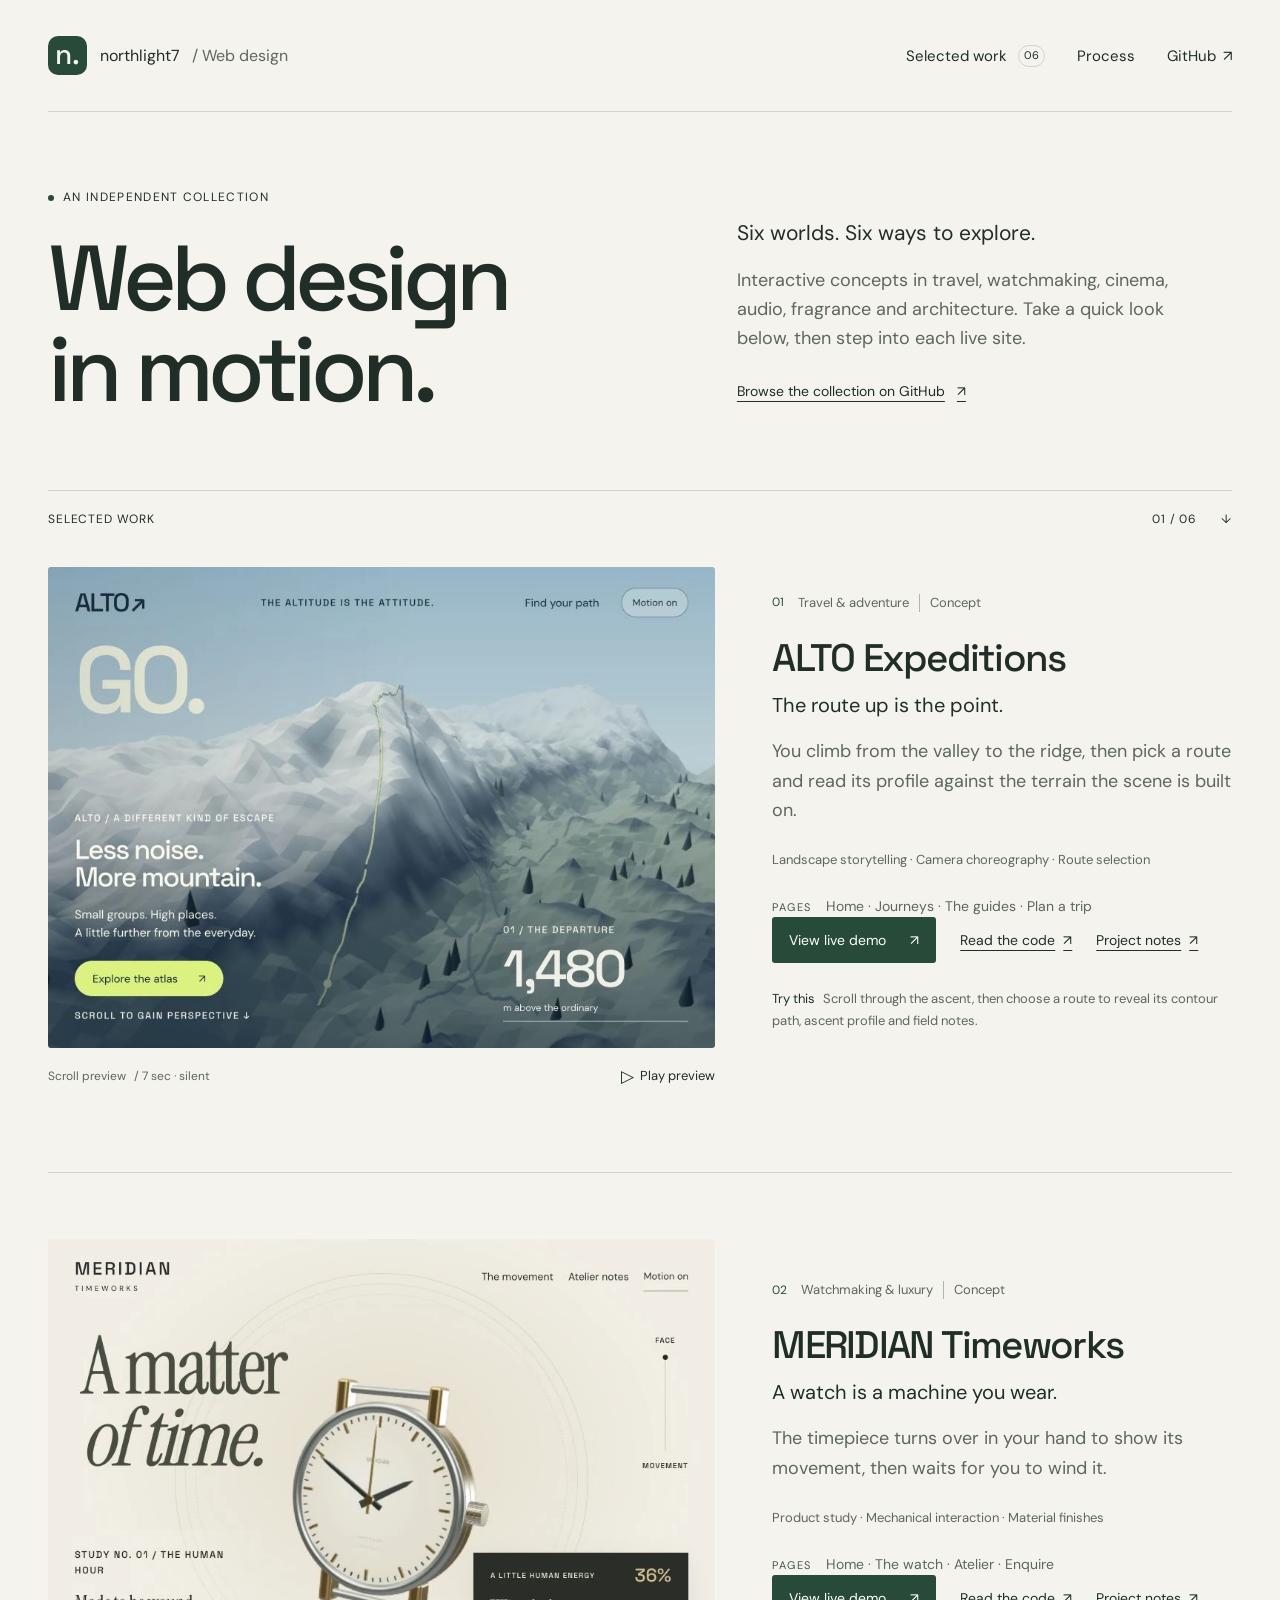
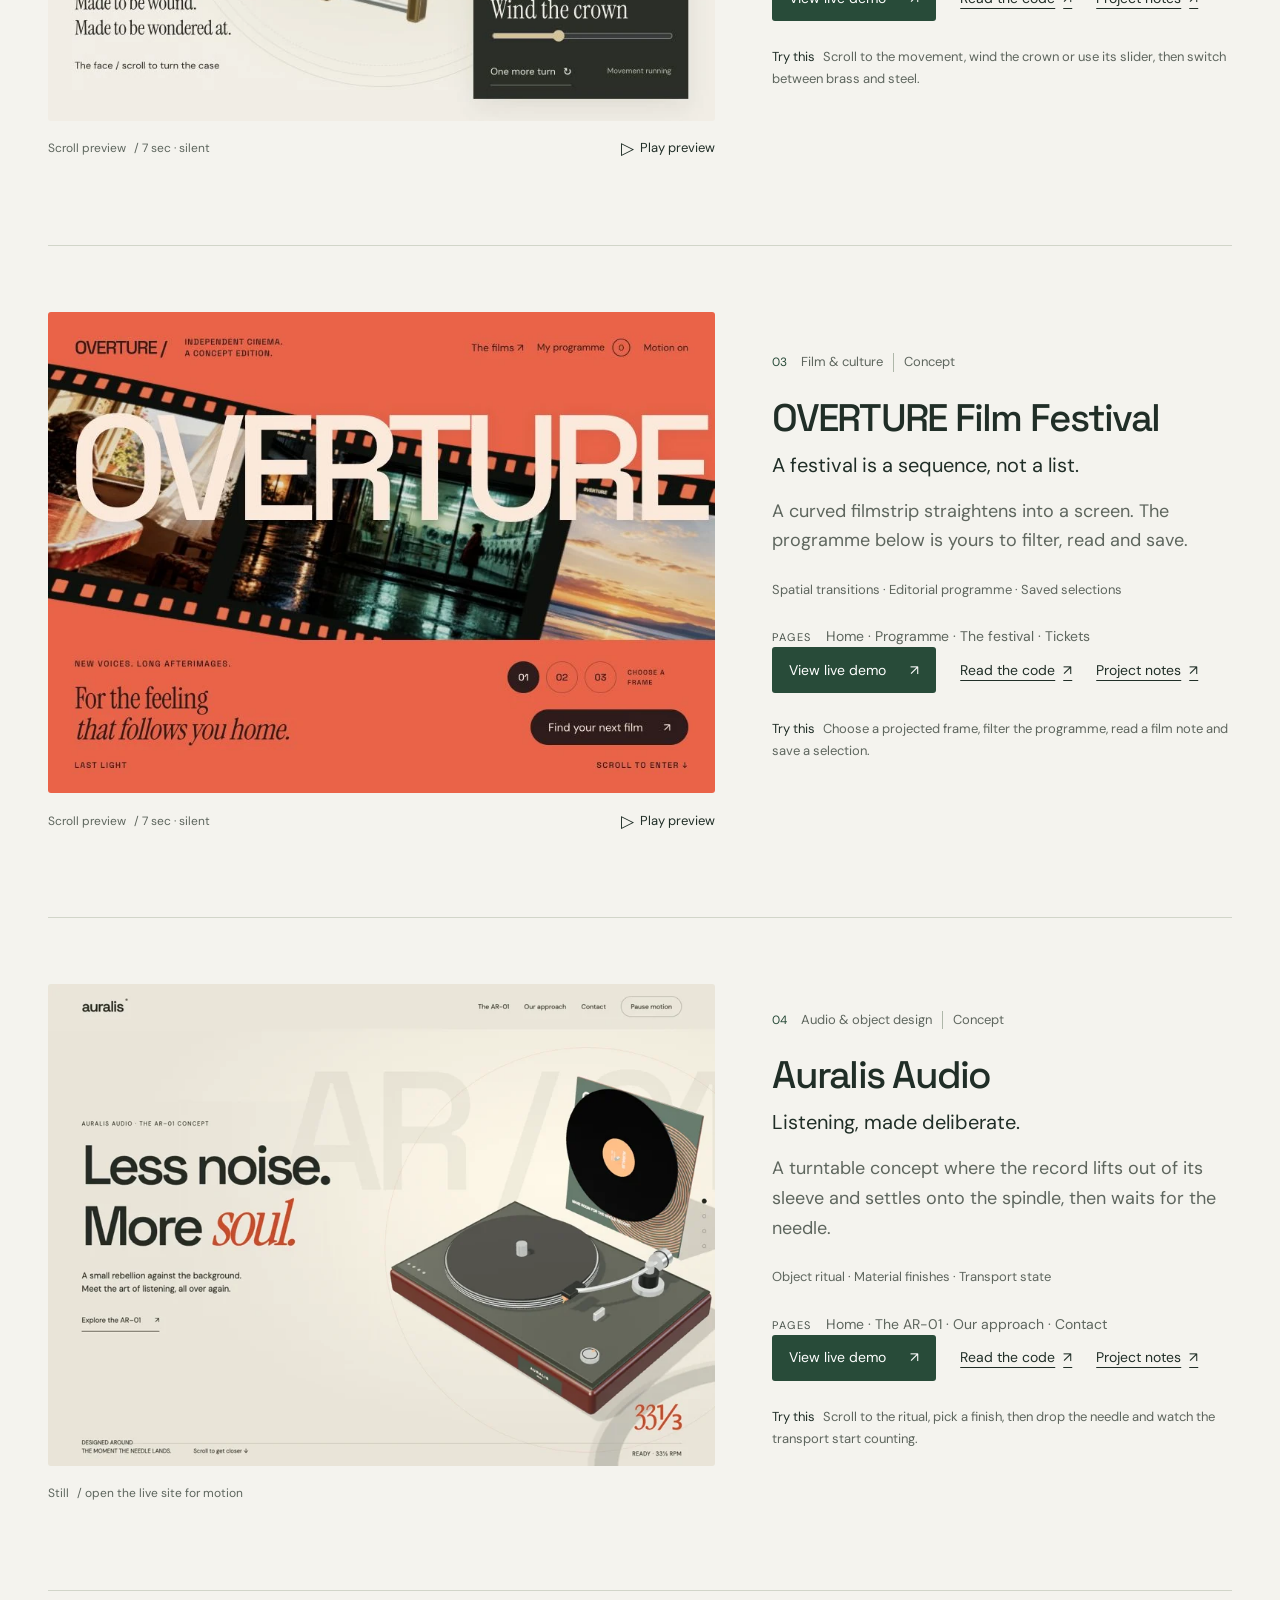
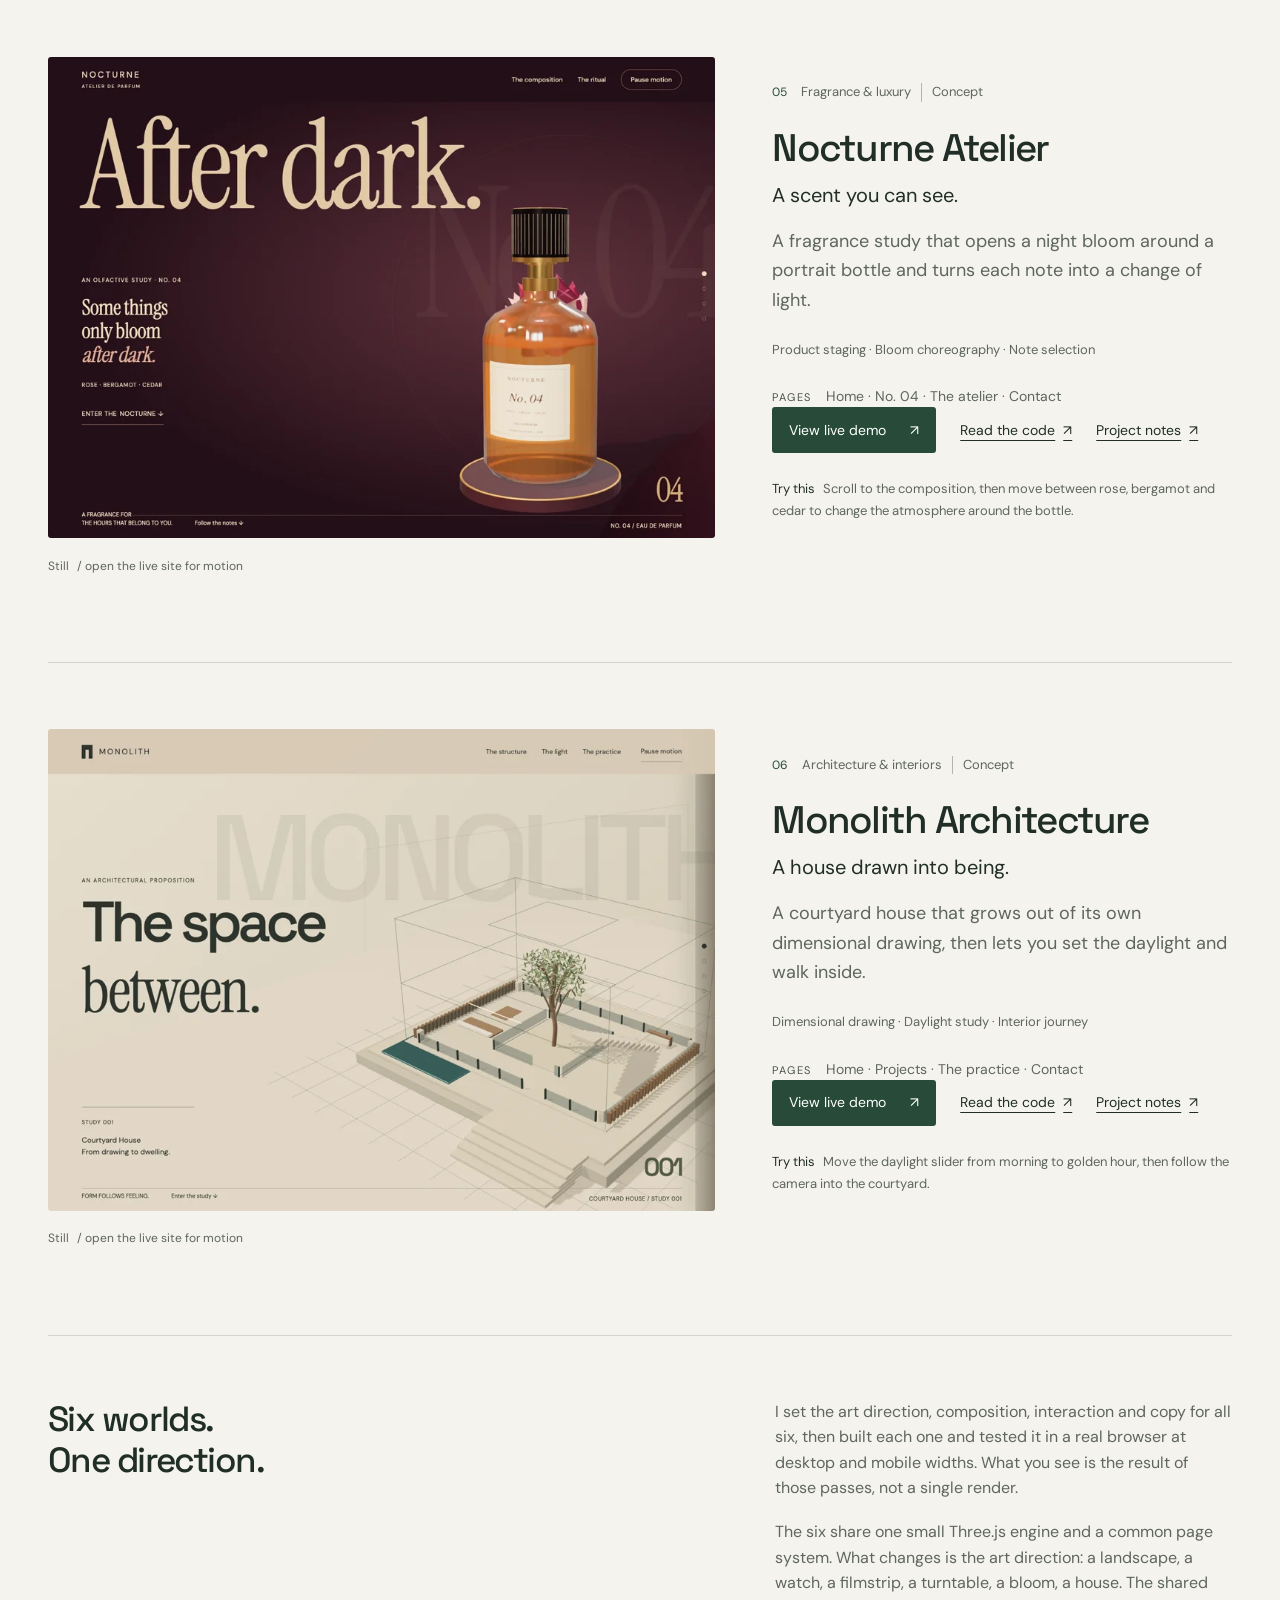
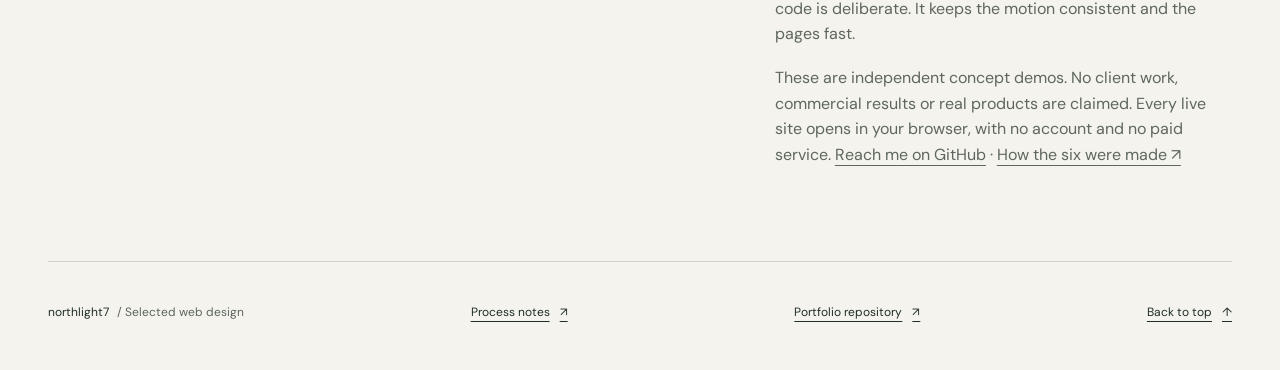
<file: index.html>
<!doctype html>
<html lang="en">
<head>
<meta charset="utf-8"><meta name="viewport" content="width=device-width, initial-scale=1">
<title>Selected Web Design | northlight7</title>
<meta name="description" content="Six interactive web design concepts exploring travel, watchmaking, cinema, audio, fragrance and architecture. Animated previews, project notes, source code and live websites.">
<link rel="canonical" href="https://northlight7.github.io/web-design-portfolio/">
<meta property="og:type" content="website">
<meta property="og:url" content="https://northlight7.github.io/web-design-portfolio/">
<meta property="og:title" content="Selected Web Design | northlight7">
<meta property="og:description" content="Six interactive concept sites: travel, watchmaking, cinema, audio, fragrance and architecture.">
<meta property="og:image" content="https://northlight7.github.io/web-design-portfolio/assets/og.jpg">
<meta property="og:image:width" content="1200">
<meta property="og:image:height" content="630">
<meta name="twitter:card" content="summary_large_image">
<meta name="theme-color" content="#f4f3ee">
<link rel="icon" href="assets/favicon.svg" type="image/svg+xml">
<link rel="preload" href="assets/sans.woff2" as="font" type="font/woff2" crossorigin>
<link rel="stylesheet" href="portfolio.css"><script src="portfolio.js" defer></script>
</head>
<body id="top">
<a class="skip" href="#work">Skip to selected work</a>
<div class="shell">
<header><a class="wordmark" href="./"><span class="brand-mark" aria-hidden="true">n.</span><span>northlight7 <span class="wordmark-sub">/ Web design</span></span></a><nav aria-label="Main"><a href="#work">Selected work <span class="count">06</span></a><a href="process/">Process</a><a href="https://github.com/northlight7">GitHub <span aria-hidden="true">↗</span></a></nav></header>
<main>
<section class="intro" aria-labelledby="intro-title"><div><p class="eyebrow"><span aria-hidden="true"></span> An independent collection</p><h1 id="intro-title">Web design<br>in motion.</h1></div><div class="intro-note"><p>Six worlds. Six ways to explore.</p><p>Interactive concepts in travel, watchmaking, cinema, audio, fragrance and architecture. Take a quick look below, then step into each live site.</p><a class="text-link" href="https://github.com/northlight7/web-design-portfolio">Browse the collection on GitHub <span aria-hidden="true">↗</span></a></div></section>
<div class="section-label" id="work"><span>Selected work</span><span>01 / 06 <span aria-hidden="true">↓</span></span></div>
<article class="project" id="alto" aria-labelledby="alto-title">
  <figure class="preview" data-preview="alto" data-motion="true">
   <div class="preview-stage">
    <img class="poster" src="assets/previews/alto-poster.webp" alt="ALTO travel concept with a snow-covered mountain, a warm paper reading panel and an interactive route atlas." width="900" height="650" fetchpriority="high">
    <video class="preview-video" muted loop playsinline preload="none" poster="assets/previews/alto-poster.webp" aria-hidden="true" tabindex="-1" data-src="assets/previews/alto.mp4"></video>
   </div>
   <figcaption><span>Scroll preview <span class="preview-duration">/ 7 sec · silent</span></span><button type="button" class="preview-toggle" aria-pressed="false" hidden><span class="play-icon" aria-hidden="true">▷</span><span class="button-label">Play preview</span><span class="sr-only"> for ALTO Expeditions</span></button></figcaption>
   <span class="preview-status sr-only" role="status" aria-live="polite"></span>
  </figure>
  <div class="project-copy">
   <div class="project-meta"><span class="project-number">01</span><span>Travel & adventure</span><span class="concept">Concept</span></div>
   <h2 id="alto-title">ALTO Expeditions</h2>
   <p class="project-tag">The route up is the point.</p>
   <p class="project-description">You climb from the valley to the ridge, then pick a route and read its profile against the terrain the scene is built on.</p>
   <p class="project-focus">Landscape storytelling · Camera choreography · Route selection</p>
   <p class="project-pages"><span>Pages</span> Home · Journeys · The guides · Plan a trip</p>
   <div class="project-actions"><a class="visit" href="https://northlight7.github.io/cinematic-alto/">View live demo <span aria-hidden="true">↗</span><span class="sr-only">: ALTO Expeditions</span></a><a class="source-link" href="https://github.com/northlight7/cinematic-alto">Read the code <span aria-hidden="true">↗</span><span class="sr-only">: ALTO Expeditions</span></a><a class="notes-link" href="https://github.com/northlight7/web-design-portfolio/tree/main/projects/alto">Project notes <span aria-hidden="true">↗</span><span class="sr-only">: ALTO Expeditions</span></a></div>
   <p class="try"><strong>Try this</strong> Scroll through the ascent, then choose a route to reveal its contour path, ascent profile and field notes.</p>
  </div>
 </article>
<article class="project" id="meridian" aria-labelledby="meridian-title">
  <figure class="preview" data-preview="meridian" data-motion="true">
   <div class="preview-stage">
    <img class="poster" src="assets/previews/meridian-poster.webp" alt="MERIDIAN watchmaking concept with a dimensional brass timepiece and a separate winding control panel." width="900" height="650" loading="lazy">
    <video class="preview-video" muted loop playsinline preload="none" poster="assets/previews/meridian-poster.webp" aria-hidden="true" tabindex="-1" data-src="assets/previews/meridian.mp4"></video>
   </div>
   <figcaption><span>Scroll preview <span class="preview-duration">/ 7 sec · silent</span></span><button type="button" class="preview-toggle" aria-pressed="false" hidden><span class="play-icon" aria-hidden="true">▷</span><span class="button-label">Play preview</span><span class="sr-only"> for MERIDIAN Timeworks</span></button></figcaption>
   <span class="preview-status sr-only" role="status" aria-live="polite"></span>
  </figure>
  <div class="project-copy">
   <div class="project-meta"><span class="project-number">02</span><span>Watchmaking & luxury</span><span class="concept">Concept</span></div>
   <h2 id="meridian-title">MERIDIAN Timeworks</h2>
   <p class="project-tag">A watch is a machine you wear.</p>
   <p class="project-description">The timepiece turns over in your hand to show its movement, then waits for you to wind it.</p>
   <p class="project-focus">Product study · Mechanical interaction · Material finishes</p>
   <p class="project-pages"><span>Pages</span> Home · The watch · Atelier · Enquire</p>
   <div class="project-actions"><a class="visit" href="https://northlight7.github.io/cinematic-meridian/">View live demo <span aria-hidden="true">↗</span><span class="sr-only">: MERIDIAN Timeworks</span></a><a class="source-link" href="https://github.com/northlight7/cinematic-meridian">Read the code <span aria-hidden="true">↗</span><span class="sr-only">: MERIDIAN Timeworks</span></a><a class="notes-link" href="https://github.com/northlight7/web-design-portfolio/tree/main/projects/meridian">Project notes <span aria-hidden="true">↗</span><span class="sr-only">: MERIDIAN Timeworks</span></a></div>
   <p class="try"><strong>Try this</strong> Scroll to the movement, wind the crown or use its slider, then switch between brass and steel.</p>
  </div>
 </article>
<article class="project" id="overture" aria-labelledby="overture-title">
  <figure class="preview" data-preview="overture" data-motion="true">
   <div class="preview-stage">
    <img class="poster" src="assets/previews/overture-poster.webp" alt="OVERTURE film festival concept with an illuminated curved filmstrip, cinematic stills and a dark editorial programme." width="900" height="650" loading="lazy">
    <video class="preview-video" muted loop playsinline preload="none" poster="assets/previews/overture-poster.webp" aria-hidden="true" tabindex="-1" data-src="assets/previews/overture.mp4"></video>
   </div>
   <figcaption><span>Scroll preview <span class="preview-duration">/ 7 sec · silent</span></span><button type="button" class="preview-toggle" aria-pressed="false" hidden><span class="play-icon" aria-hidden="true">▷</span><span class="button-label">Play preview</span><span class="sr-only"> for OVERTURE Film Festival</span></button></figcaption>
   <span class="preview-status sr-only" role="status" aria-live="polite"></span>
  </figure>
  <div class="project-copy">
   <div class="project-meta"><span class="project-number">03</span><span>Film & culture</span><span class="concept">Concept</span></div>
   <h2 id="overture-title">OVERTURE Film Festival</h2>
   <p class="project-tag">A festival is a sequence, not a list.</p>
   <p class="project-description">A curved filmstrip straightens into a screen. The programme below is yours to filter, read and save.</p>
   <p class="project-focus">Spatial transitions · Editorial programme · Saved selections</p>
   <p class="project-pages"><span>Pages</span> Home · Programme · The festival · Tickets</p>
   <div class="project-actions"><a class="visit" href="https://northlight7.github.io/cinematic-overture/">View live demo <span aria-hidden="true">↗</span><span class="sr-only">: OVERTURE Film Festival</span></a><a class="source-link" href="https://github.com/northlight7/cinematic-overture">Read the code <span aria-hidden="true">↗</span><span class="sr-only">: OVERTURE Film Festival</span></a><a class="notes-link" href="https://github.com/northlight7/web-design-portfolio/tree/main/projects/overture">Project notes <span aria-hidden="true">↗</span><span class="sr-only">: OVERTURE Film Festival</span></a></div>
   <p class="try"><strong>Try this</strong> Choose a projected frame, filter the programme, read a film note and save a selection.</p>
  </div>
 </article>
<article class="project" id="auralis" aria-labelledby="auralis-title">
  <figure class="preview" data-preview="auralis" data-motion="false">
   <div class="preview-stage">
    <img class="poster" src="assets/previews/auralis-poster.webp" alt="Auralis turntable concept in cream and walnut with a record loading from its sleeve." width="900" height="650" loading="lazy">
    
   </div>
   <figcaption><span>Still <span class="preview-duration">/ open the live site for motion</span></span></figcaption>
   
  </figure>
  <div class="project-copy">
   <div class="project-meta"><span class="project-number">04</span><span>Audio & object design</span><span class="concept">Concept</span></div>
   <h2 id="auralis-title">Auralis Audio</h2>
   <p class="project-tag">Listening, made deliberate.</p>
   <p class="project-description">A turntable concept where the record lifts out of its sleeve and settles onto the spindle, then waits for the needle.</p>
   <p class="project-focus">Object ritual · Material finishes · Transport state</p>
   <p class="project-pages"><span>Pages</span> Home · The AR-01 · Our approach · Contact</p>
   <div class="project-actions"><a class="visit" href="https://northlight7.github.io/cinematic-auralis/">View live demo <span aria-hidden="true">↗</span><span class="sr-only">: Auralis Audio</span></a><a class="source-link" href="https://github.com/northlight7/cinematic-auralis">Read the code <span aria-hidden="true">↗</span><span class="sr-only">: Auralis Audio</span></a><a class="notes-link" href="https://github.com/northlight7/web-design-portfolio/tree/main/projects/auralis">Project notes <span aria-hidden="true">↗</span><span class="sr-only">: Auralis Audio</span></a></div>
   <p class="try"><strong>Try this</strong> Scroll to the ritual, pick a finish, then drop the needle and watch the transport start counting.</p>
  </div>
 </article>
<article class="project" id="nocturne" aria-labelledby="nocturne-title">
  <figure class="preview" data-preview="nocturne" data-motion="false">
   <div class="preview-stage">
    <img class="poster" src="assets/previews/nocturne-poster.webp" alt="Nocturne No.04 fragrance bottle surrounded by a large pink night bloom." width="900" height="650" loading="lazy">
    
   </div>
   <figcaption><span>Still <span class="preview-duration">/ open the live site for motion</span></span></figcaption>
   
  </figure>
  <div class="project-copy">
   <div class="project-meta"><span class="project-number">05</span><span>Fragrance & luxury</span><span class="concept">Concept</span></div>
   <h2 id="nocturne-title">Nocturne Atelier</h2>
   <p class="project-tag">A scent you can see.</p>
   <p class="project-description">A fragrance study that opens a night bloom around a portrait bottle and turns each note into a change of light.</p>
   <p class="project-focus">Product staging · Bloom choreography · Note selection</p>
   <p class="project-pages"><span>Pages</span> Home · No. 04 · The atelier · Contact</p>
   <div class="project-actions"><a class="visit" href="https://northlight7.github.io/cinematic-nocturne/">View live demo <span aria-hidden="true">↗</span><span class="sr-only">: Nocturne Atelier</span></a><a class="source-link" href="https://github.com/northlight7/cinematic-nocturne">Read the code <span aria-hidden="true">↗</span><span class="sr-only">: Nocturne Atelier</span></a><a class="notes-link" href="https://github.com/northlight7/web-design-portfolio/tree/main/projects/nocturne">Project notes <span aria-hidden="true">↗</span><span class="sr-only">: Nocturne Atelier</span></a></div>
   <p class="try"><strong>Try this</strong> Scroll to the composition, then move between rose, bergamot and cedar to change the atmosphere around the bottle.</p>
  </div>
 </article>
<article class="project" id="monolith" aria-labelledby="monolith-title">
  <figure class="preview" data-preview="monolith" data-motion="false">
   <div class="preview-stage">
    <img class="poster" src="assets/previews/monolith-poster.webp" alt="Monolith courtyard house as a dimensional wireframe turning into a built model." width="900" height="650" loading="lazy">
    
   </div>
   <figcaption><span>Still <span class="preview-duration">/ open the live site for motion</span></span></figcaption>
   
  </figure>
  <div class="project-copy">
   <div class="project-meta"><span class="project-number">06</span><span>Architecture & interiors</span><span class="concept">Concept</span></div>
   <h2 id="monolith-title">Monolith Architecture</h2>
   <p class="project-tag">A house drawn into being.</p>
   <p class="project-description">A courtyard house that grows out of its own dimensional drawing, then lets you set the daylight and walk inside.</p>
   <p class="project-focus">Dimensional drawing · Daylight study · Interior journey</p>
   <p class="project-pages"><span>Pages</span> Home · Projects · The practice · Contact</p>
   <div class="project-actions"><a class="visit" href="https://northlight7.github.io/cinematic-monolith/">View live demo <span aria-hidden="true">↗</span><span class="sr-only">: Monolith Architecture</span></a><a class="source-link" href="https://github.com/northlight7/cinematic-monolith">Read the code <span aria-hidden="true">↗</span><span class="sr-only">: Monolith Architecture</span></a><a class="notes-link" href="https://github.com/northlight7/web-design-portfolio/tree/main/projects/monolith">Project notes <span aria-hidden="true">↗</span><span class="sr-only">: Monolith Architecture</span></a></div>
   <p class="try"><strong>Try this</strong> Move the daylight slider from morning to golden hour, then follow the camera into the courtyard.</p>
  </div>
 </article>
<section class="about" aria-labelledby="about-title"><h2 id="about-title">Six worlds.<br> One direction.</h2><div><p>I set the art direction, composition, interaction and copy for all six, then built each one and tested it in a real browser at desktop and mobile widths. What you see is the result of those passes, not a single render.</p><p>The six share one small Three.js engine and a common page system. What changes is the art direction: a landscape, a watch, a filmstrip, a turntable, a bloom, a house. The shared code is deliberate. It keeps the motion consistent and the pages fast.</p><p>These are independent concept demos. No client work, commercial results or real products are claimed. Every live site opens in your browser, with no account and no paid service. <a href="https://github.com/northlight7">Reach me on GitHub</a> · <a href="process/">How the six were made <span aria-hidden="true">↗</span></a></p></div></section>
</main>
<footer><span>northlight7 <span class="footer-muted">/ Selected web design</span></span><a href="process/">Process notes <span aria-hidden="true">↗</span></a><a href="https://github.com/northlight7/web-design-portfolio">Portfolio repository <span aria-hidden="true">↗</span></a><a href="#top">Back to top <span aria-hidden="true">↑</span></a></footer>
</div>
</body></html>
</file>
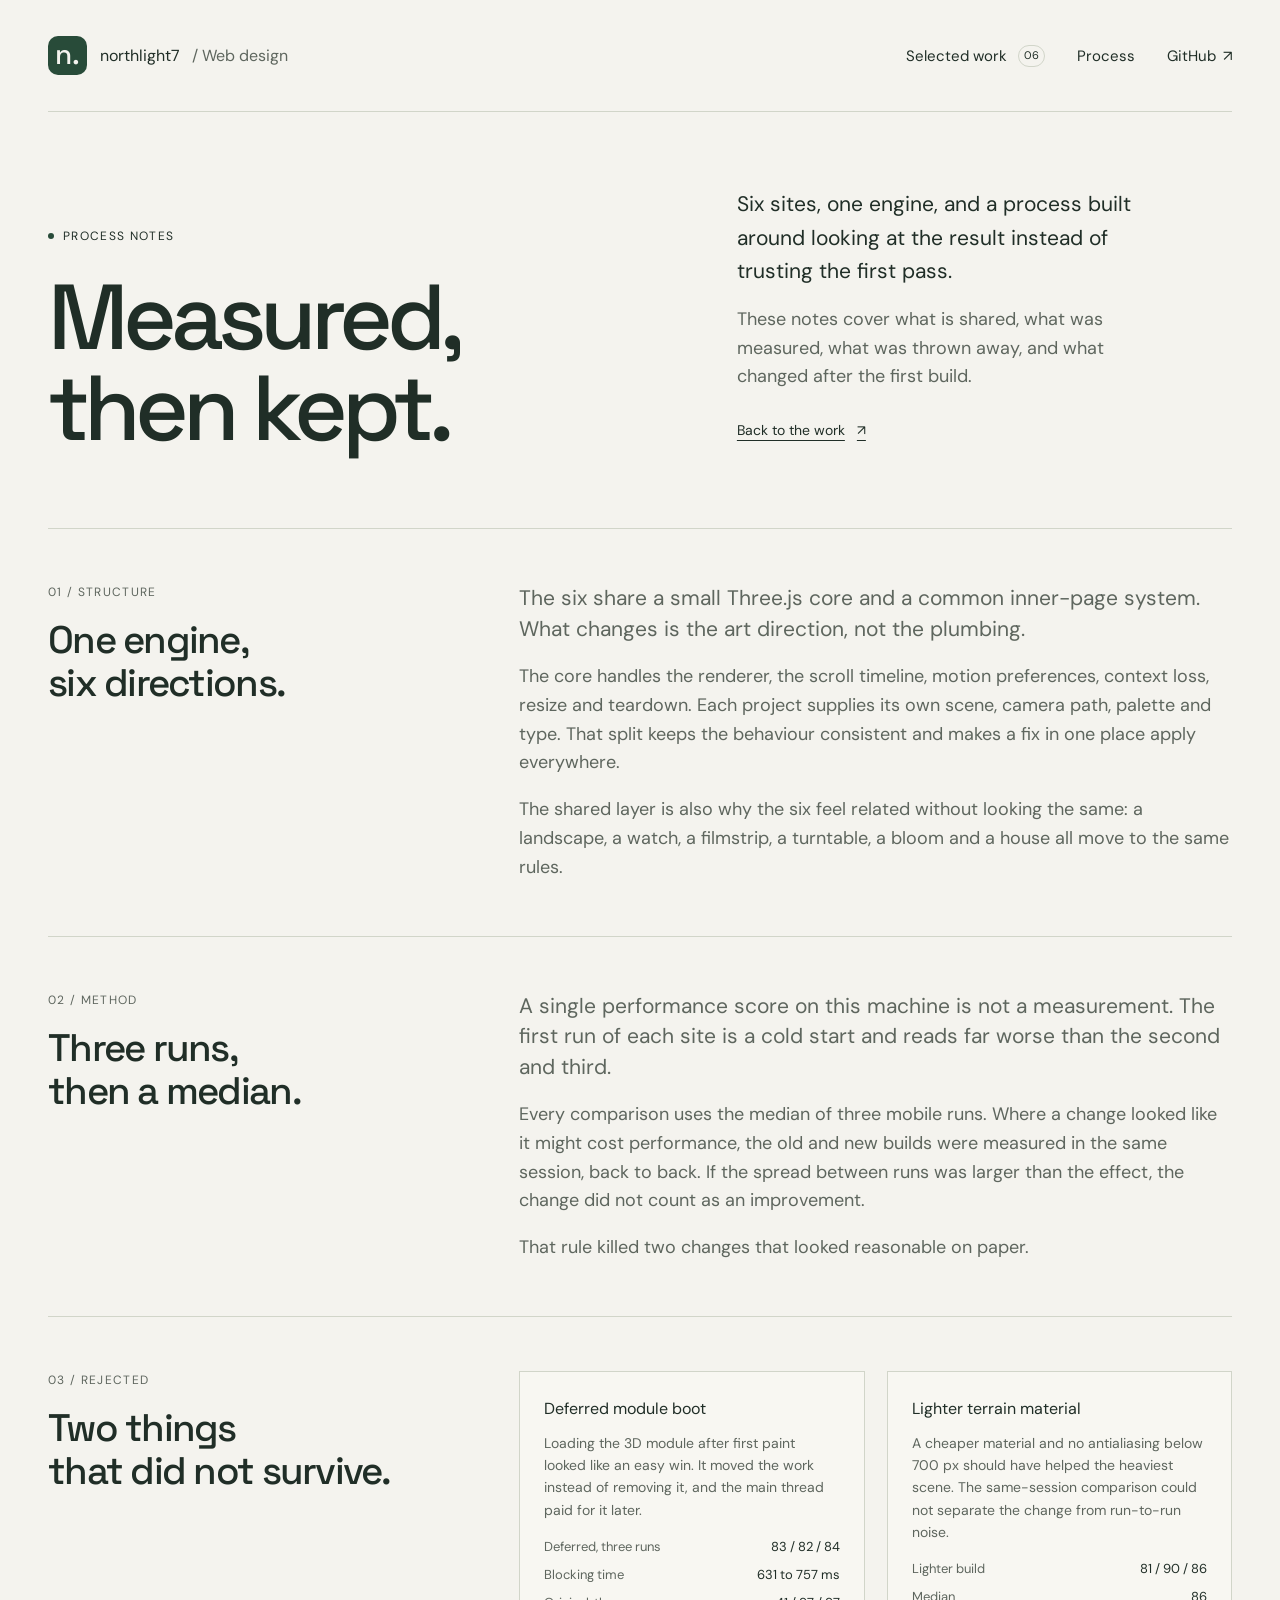
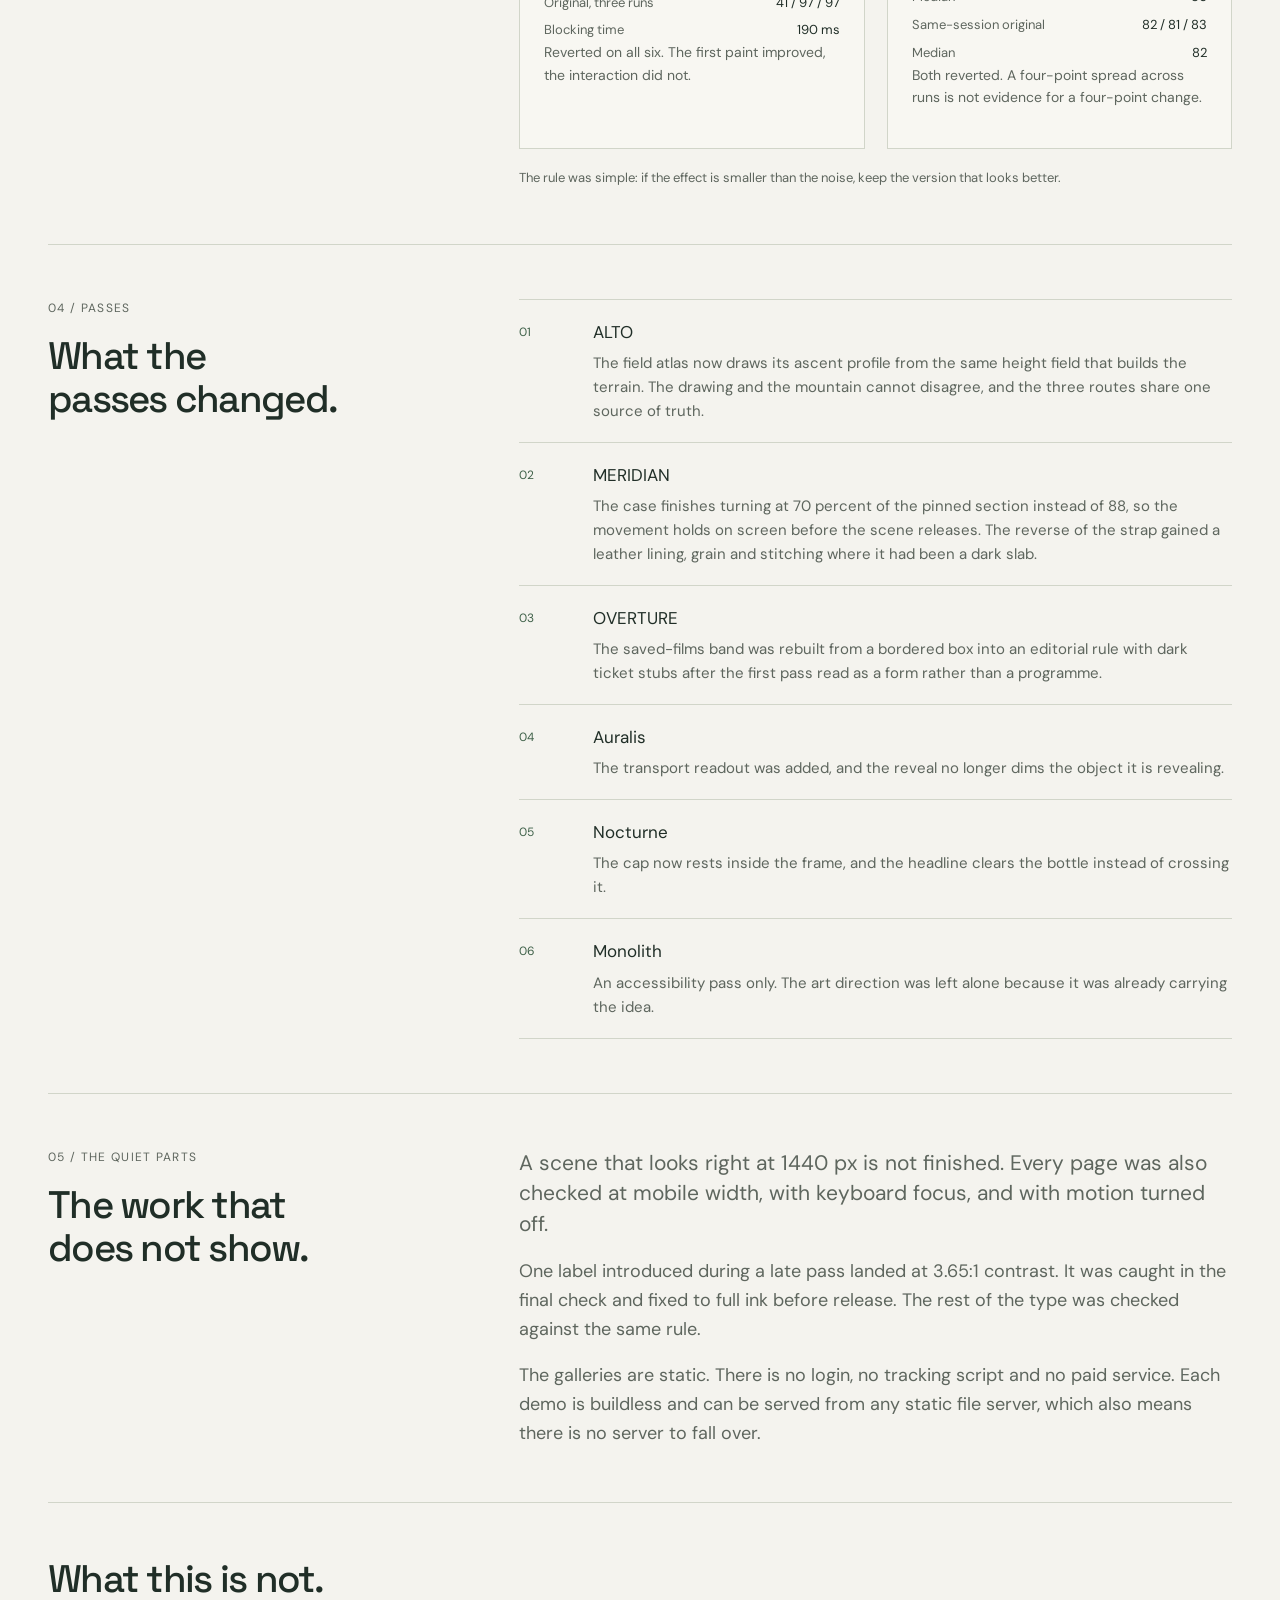
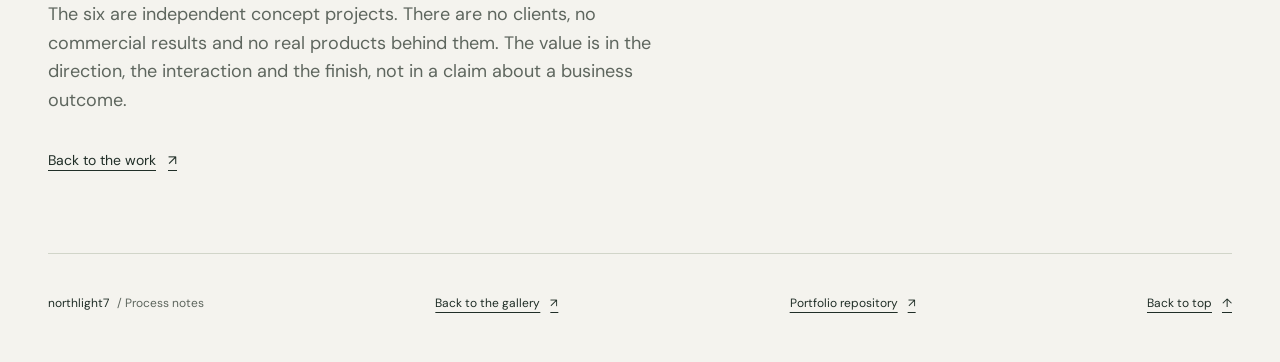
<file: process/index.html>
<!doctype html>
<html lang="en">
<head>
<meta charset="utf-8"><meta name="viewport" content="width=device-width, initial-scale=1">
<title>How the six were made | northlight7</title>
<meta name="description" content="Process notes for six interactive concept sites: one shared engine, measured performance, rejected approaches and the changes that survived.">
<link rel="canonical" href="https://northlight7.github.io/web-design-portfolio/process/">
<meta property="og:type" content="article">
<meta property="og:url" content="https://northlight7.github.io/web-design-portfolio/process/">
<meta property="og:title" content="How the six were made | northlight7">
<meta property="og:description" content="One shared engine, measured performance and the approaches that were rejected.">
<meta property="og:image" content="https://northlight7.github.io/web-design-portfolio/assets/og.jpg">
<meta property="og:image:width" content="1200">
<meta property="og:image:height" content="630">
<meta name="twitter:card" content="summary_large_image">
<meta name="theme-color" content="#f4f3ee">
<link rel="icon" href="../assets/favicon.svg" type="image/svg+xml">
<link rel="preload" href="../assets/sans.woff2" as="font" type="font/woff2" crossorigin>
<link rel="stylesheet" href="../portfolio.css">
<style>
.proc-section{padding:54px 0;border-top:1px solid var(--line)}
.proc-grid{display:grid;grid-template-columns:minmax(0,.8fr) minmax(0,1.4fr);gap:64px;align-items:start}
.proc-kicker{font-size:12px;letter-spacing:.11em;text-transform:uppercase;color:var(--muted);margin:0 0 16px}
.proc-lede{font-size:21px;line-height:1.45;margin:0 0 20px}
.proc-body p{color:var(--muted);margin:0 0 18px}
.proc-body p:last-child{margin-bottom:0}
.proc-list{list-style:none;padding:0;margin:0;border-top:1px solid var(--line)}
.proc-list li{display:grid;grid-template-columns:52px minmax(0,1fr);gap:22px;padding:19px 0;border-bottom:1px solid var(--line)}
.proc-list .n{font-size:12px;color:#3f6149;font-variant-numeric:tabular-nums;padding-top:4px}
.proc-list h3{font-size:17px;margin:0 0 5px;font-weight:600}
.proc-list p{margin:0;color:var(--muted);font-size:15px;line-height:1.6}
.proc-cards{display:grid;grid-template-columns:1fr 1fr;gap:22px}
.proc-card{border:1px solid var(--line);padding:24px;background:#f8f7f2}
.proc-card h3{font-size:16px;margin:0 0 10px}
.proc-card p{font-size:14px;color:var(--muted);margin:0 0 16px;line-height:1.6}
.proc-card dl{display:grid;grid-template-columns:1fr auto;gap:7px 18px;font-size:13px;margin:0;font-variant-numeric:tabular-nums}
.proc-card dt{color:var(--muted)}
.proc-card dd{margin:0;text-align:right}
.proc-note{font-size:13px;color:var(--muted);line-height:1.7;margin:18px 0 0}
.proc-close{ padding:54px 0 70px;border-top:1px solid var(--line)}
.proc-close p{color:var(--muted);max-width:620px;margin:0 0 22px}
@media(max-width:900px){.proc-grid{grid-template-columns:1fr;gap:26px}.proc-cards{grid-template-columns:1fr}}
@media(max-width:740px){.proc-section{padding:38px 0}.proc-list li{grid-template-columns:40px minmax(0,1fr);gap:14px}.proc-lede{font-size:18px}}
</style>
</head>
<body id="top">
<a class="skip" href="#process">Skip to process notes</a>
<div class="shell">
<header><a class="wordmark" href="../"><span class="brand-mark" aria-hidden="true">n.</span><span>northlight7 <span class="wordmark-sub">/ Web design</span></span></a><nav aria-label="Main"><a href="../#work">Selected work <span class="count">06</span></a><a href="./">Process</a><a href="https://github.com/northlight7">GitHub <span aria-hidden="true">↗</span></a></nav></header>
<main id="process">
<section class="intro" aria-labelledby="intro-title"><div><p class="eyebrow"><span aria-hidden="true"></span> Process notes</p><h1 id="intro-title">Measured,<br>then kept.</h1></div><div class="intro-note"><p>Six sites, one engine, and a process built around looking at the result instead of trusting the first pass.</p><p>These notes cover what is shared, what was measured, what was thrown away, and what changed after the first build.</p><a class="text-link" href="../#work">Back to the work <span aria-hidden="true">↗</span></a></div></section>

<section class="proc-section" aria-labelledby="engine-title"><div class="proc-grid"><div><p class="proc-kicker">01 / Structure</p><h2 id="engine-title">One engine,<br>six directions.</h2></div><div class="proc-body"><p class="proc-lede">The six share a small Three.js core and a common inner-page system. What changes is the art direction, not the plumbing.</p><p>The core handles the renderer, the scroll timeline, motion preferences, context loss, resize and teardown. Each project supplies its own scene, camera path, palette and type. That split keeps the behaviour consistent and makes a fix in one place apply everywhere.</p><p>The shared layer is also why the six feel related without looking the same: a landscape, a watch, a filmstrip, a turntable, a bloom and a house all move to the same rules.</p></div></div></section>

<section class="proc-section" aria-labelledby="measure-title"><div class="proc-grid"><div><p class="proc-kicker">02 / Method</p><h2 id="measure-title">Three runs,<br>then a median.</h2></div><div class="proc-body"><p class="proc-lede">A single performance score on this machine is not a measurement. The first run of each site is a cold start and reads far worse than the second and third.</p><p>Every comparison uses the median of three mobile runs. Where a change looked like it might cost performance, the old and new builds were measured in the same session, back to back. If the spread between runs was larger than the effect, the change did not count as an improvement.</p><p>That rule killed two changes that looked reasonable on paper.</p></div></div></section>

<section class="proc-section" aria-labelledby="reject-title"><div class="proc-grid"><div><p class="proc-kicker">03 / Rejected</p><h2 id="reject-title">Two things<br>that did not survive.</h2></div><div><div class="proc-cards">
<article class="proc-card"><h3>Deferred module boot</h3><p>Loading the 3D module after first paint looked like an easy win. It moved the work instead of removing it, and the main thread paid for it later.</p><dl><dt>Deferred, three runs</dt><dd>83 / 82 / 84</dd><dt>Blocking time</dt><dd>631 to 757 ms</dd><dt>Original, three runs</dt><dd>41 / 97 / 97</dd><dt>Blocking time</dt><dd>190 ms</dd></dl><p class="proc-note">Reverted on all six. The first paint improved, the interaction did not.</p></article>
<article class="proc-card"><h3>Lighter terrain material</h3><p>A cheaper material and no antialiasing below 700 px should have helped the heaviest scene. The same-session comparison could not separate the change from run-to-run noise.</p><dl><dt>Lighter build</dt><dd>81 / 90 / 86</dd><dt>Median</dt><dd>86</dd><dt>Same-session original</dt><dd>82 / 81 / 83</dd><dt>Median</dt><dd>82</dd></dl><p class="proc-note">Both reverted. A four-point spread across runs is not evidence for a four-point change.</p></article>
</div><p class="proc-note">The rule was simple: if the effect is smaller than the noise, keep the version that looks better.</p></div></div></section>

<section class="proc-section" aria-labelledby="passes-title"><div class="proc-grid"><div><p class="proc-kicker">04 / Passes</p><h2 id="passes-title">What the<br>passes changed.</h2></div><div><ul class="proc-list">
<li><span class="n">01</span><div><h3>ALTO</h3><p>The field atlas now draws its ascent profile from the same height field that builds the terrain. The drawing and the mountain cannot disagree, and the three routes share one source of truth.</p></div></li>
<li><span class="n">02</span><div><h3>MERIDIAN</h3><p>The case finishes turning at 70 percent of the pinned section instead of 88, so the movement holds on screen before the scene releases. The reverse of the strap gained a leather lining, grain and stitching where it had been a dark slab.</p></div></li>
<li><span class="n">03</span><div><h3>OVERTURE</h3><p>The saved-films band was rebuilt from a bordered box into an editorial rule with dark ticket stubs after the first pass read as a form rather than a programme.</p></div></li>
<li><span class="n">04</span><div><h3>Auralis</h3><p>The transport readout was added, and the reveal no longer dims the object it is revealing.</p></div></li>
<li><span class="n">05</span><div><h3>Nocturne</h3><p>The cap now rests inside the frame, and the headline clears the bottle instead of crossing it.</p></div></li>
<li><span class="n">06</span><div><h3>Monolith</h3><p>An accessibility pass only. The art direction was left alone because it was already carrying the idea.</p></div></li>
</ul></div></div></section>

<section class="proc-section" aria-labelledby="quiet-title"><div class="proc-grid"><div><p class="proc-kicker">05 / The quiet parts</p><h2 id="quiet-title">The work that<br>does not show.</h2></div><div class="proc-body"><p class="proc-lede">A scene that looks right at 1440 px is not finished. Every page was also checked at mobile width, with keyboard focus, and with motion turned off.</p><p>One label introduced during a late pass landed at 3.65:1 contrast. It was caught in the final check and fixed to full ink before release. The rest of the type was checked against the same rule.</p><p>The galleries are static. There is no login, no tracking script and no paid service. Each demo is buildless and can be served from any static file server, which also means there is no server to fall over.</p></div></div></section>

<section class="proc-close" aria-labelledby="close-title"><h2 id="close-title">What this is not.</h2><p>The six are independent concept projects. There are no clients, no commercial results and no real products behind them. The value is in the direction, the interaction and the finish, not in a claim about a business outcome.</p><a class="text-link" href="../#work">Back to the work <span aria-hidden="true">↗</span></a></section>
</main>
<footer><span>northlight7 <span class="footer-muted">/ Process notes</span></span><a href="../">Back to the gallery <span aria-hidden="true">↗</span></a><a href="https://github.com/northlight7/web-design-portfolio">Portfolio repository <span aria-hidden="true">↗</span></a><a href="#top">Back to top <span aria-hidden="true">↑</span></a></footer>
</div>
</body></html>
</file>
<file: portfolio.css>
@font-face{font-family:DM;src:url('assets/sans.woff2') format('woff2');font-display:swap;font-weight:100 900}
@font-face{font-family:Space;src:url('assets/display.woff2') format('woff2');font-display:swap;font-weight:100 900}
:root{color-scheme:light;--paper:#f4f3ee;--ink:#202e27;--muted:#5e665e;--line:#d1d5c9;--green:#284b39;--soft:#e5e8df;font-family:DM,Arial,sans-serif;color:var(--ink);background:var(--paper);font-synthesis:none}
*{box-sizing:border-box}body{margin:0;font-size:18px;line-height:1.6}a{color:inherit;text-underline-offset:5px}button,a{touch-action:manipulation;-webkit-tap-highlight-color:#d9e2d5}a:hover{color:#375d43}a:focus-visible,button:focus-visible{outline:3px solid #b16827;outline-offset:5px}button{font:inherit}img{display:block;max-width:100%;height:auto}.shell{width:min(1320px,100%);padding:0 48px;margin:0 auto}.sr-only{position:absolute;width:1px;height:1px;padding:0;margin:-1px;overflow:hidden;clip:rect(0,0,0,0);white-space:nowrap;border:0}.skip{position:fixed;top:12px;left:24px;z-index:10;background:var(--green);color:white;padding:10px 16px;transform:translateY(-180%)}.skip:focus{transform:none}header{display:flex;align-items:center;justify-content:space-between;gap:32px;min-height:112px;border-bottom:1px solid var(--line)}.wordmark{display:flex;align-items:center;gap:13px;text-decoration:none;font-size:16px;font-weight:600}.brand-mark{display:grid;place-items:center;width:39px;height:39px;color:var(--paper);background:var(--green);border-radius:10px;font:600 28px/1 Space,sans-serif;padding-bottom:4px}.wordmark-sub{font-weight:400;color:var(--muted);margin-left:8px}nav{display:flex;align-items:center;gap:32px;font-size:15px}nav a{min-height:46px;display:flex;align-items:center;gap:7px;text-decoration:none}.count{display:inline-grid;place-items:center;font-size:11px;border:1px solid var(--line);border-radius:20px;height:22px;width:27px;margin-left:4px}.intro{display:grid;grid-template-columns:1.25fr 1fr;gap:70px;padding:76px 0 74px;align-items:end}.eyebrow{text-transform:uppercase;letter-spacing:.11em;font-size:12px;font-weight:600;display:flex;align-items:center;gap:9px;margin:0 0 26px}.eyebrow>span{height:6px;width:6px;border-radius:50%;background:var(--green)}h1,h2{font-family:Space,Arial,sans-serif;font-weight:500;text-wrap:balance;margin:0}h1{font-size:clamp(60px,7.2vw,94px);line-height:.99;letter-spacing:-.065em}h2{font-size:clamp(27px,3vw,39px);line-height:1.12;letter-spacing:-.045em}.intro-note{max-width:440px;padding-bottom:1px}.intro-note p{margin:0 0 16px}.intro-note p:first-child{font-size:21px;font-weight:500}.intro-note p:nth-child(2){color:var(--muted)}.text-link{display:inline-flex;align-items:center;gap:12px;min-height:46px;font-size:14px;text-decoration-thickness:1px}.section-label{display:flex;justify-content:space-between;border-top:1px solid var(--line);padding-top:19px;font-size:12px;letter-spacing:.07em;text-transform:uppercase;scroll-margin-top:28px}.section-label span:last-child{display:flex;gap:24px}.project{display:grid;grid-template-columns:minmax(0,1.45fr) minmax(0,1fr);gap:clamp(32px,4.5vw,64px);padding:38px 0 68px;margin-bottom:28px;border-bottom:1px solid var(--line);align-items:center;scroll-margin-top:28px}.preview{margin:0;min-width:0}.preview-stage{position:relative;aspect-ratio:900/650;background:#dce2df;overflow:hidden;border-radius:3px}.poster,.preview-video{width:100%;height:100%;object-fit:cover}.preview-video{position:absolute;inset:0;visibility:hidden}.preview.is-playing-video .preview-video{visibility:visible}.preview figcaption{display:flex;justify-content:space-between;align-items:center;gap:12px;min-height:56px;font-size:12px;color:var(--muted)}.preview-duration{margin-left:5px}.preview-toggle{background:transparent;border:0;color:var(--ink);padding:10px 0 10px 12px;font-size:13px;font-weight:500;cursor:pointer;min-height:46px;white-space:nowrap;display:inline-flex;gap:6px;align-items:center}.preview-toggle[hidden]{display:none}.preview-toggle:hover{color:var(--green);text-decoration:underline;text-underline-offset:4px}.play-icon{font-size:17px;line-height:1}.project-copy{padding-bottom:45px}.project-meta{display:flex;align-items:center;flex-wrap:wrap;gap:10px;color:var(--muted);font-size:13px;margin-bottom:24px;line-height:1.4}.project-number{color:var(--green);font-size:12px;font-variant-numeric:tabular-nums;margin-right:4px}.concept{border-left:1px solid #aeb7a9;padding-left:10px}.project-tag{margin:12px 0 18px;font-size:20px;font-weight:500;line-height:1.4}.project-description{color:var(--muted);margin:0 0 22px;font-size:18px;line-height:1.65}.project-focus{color:var(--muted);font-size:13px;line-height:1.8;margin:0 0 25px}.project-actions{display:flex;align-items:center;gap:24px;flex-wrap:wrap}.visit{min-height:46px;min-width:128px;display:inline-flex;align-items:center;justify-content:space-between;gap:24px;padding:9px 17px;border-radius:3px;background:var(--green);color:#fff;text-decoration:none;font-size:14px}.visit:hover{background:#173524;color:#fff}.notes-link,.source-link{display:inline-flex;gap:8px;align-items:center;min-height:46px;font-size:14px;text-decoration-thickness:1px}.try{font-size:13px;color:var(--muted);line-height:1.7;margin:25px 0 0}.try strong{font-weight:500;color:var(--ink);margin-right:5px}.about{display:grid;grid-template-columns:1.45fr 1fr;gap:64px;padding:35px 0 76px}.about h2{font-size:35px;line-height:1.17}.about p{font-size:16px;margin:0 0 18px;color:var(--muted)}footer{padding:27px 0 35px;border-top:1px solid var(--line);display:flex;justify-content:space-between;align-items:center;gap:24px;font-size:12px}footer a{display:inline-flex;gap:10px;align-items:center;min-height:46px}.footer-muted{color:var(--muted);margin-left:5px}#intro-title{scroll-margin-top:24px}
@media(min-width:1500px){.shell{max-width:1420px;padding:0 60px}.project{gap:72px}.project-description{font-size:18px}}
@media(max-width:1000px){.shell{padding:0 32px}.intro{gap:40px;padding:62px 0}.intro-note p:first-child{font-size:18px}.intro-note p:nth-child(2){font-size:17px}.project{grid-template-columns:minmax(0,1.2fr) minmax(0,1fr);gap:32px}.project-copy{padding-bottom:0}.project-meta{margin-bottom:17px}.project-tag{font-size:18px}.project-description{font-size:17px}.project-actions{gap:17px}.try{font-size:13px}.preview-duration{display:none}.about{gap:32px}.wordmark-sub{display:none}}
@media(max-width:740px){body{font-size:17px}.shell{padding:0 24px}header{min-height:88px;gap:16px}.wordmark{font-size:14px;gap:9px}.brand-mark{width:32px;height:32px;font-size:24px;border-radius:8px}nav{gap:18px;font-size:13px}nav a:first-child{display:none}.intro{grid-template-columns:1fr;gap:30px;padding:49px 0 43px}.eyebrow{font-size:11px;margin-bottom:22px}h1{font-size:64px;letter-spacing:-.063em}.intro-note{max-width:480px}.intro-note p:first-child{font-size:19px;margin-bottom:9px}.intro-note p:nth-child(2){font-size:17px;line-height:1.6;margin-bottom:12px}.text-link{font-size:13px}.section-label{font-size:11px;padding-top:17px}.project{grid-template-columns:1fr;gap:23px;padding:29px 0 40px;margin-bottom:16px}.preview figcaption{min-height:50px}.preview-duration{display:inline;font-size:11px;margin-left:1px}.preview-toggle{font-size:12px}.project-copy{padding-bottom:0}.project-meta{font-size:13px;margin-bottom:17px}h2{font-size:32px}.project-tag{margin-top:11px;margin-bottom:16px;font-size:20px}.project-description{font-size:17px;margin-bottom:18px}.project-focus{font-size:12px;margin-bottom:21px}.project-actions{gap:24px}.try{font-size:13px;margin-top:22px}.about{grid-template-columns:1fr;gap:22px;padding:26px 0 42px}.about h2{font-size:30px}.about h2 br{display:none}.about p{font-size:16px}footer{display:grid;grid-template-columns:1fr 1fr;gap:6px 18px;padding:26px 0;font-size:11px}footer>span{grid-column:1/-1;margin-bottom:5px}footer>a:last-child{justify-content:flex-end}}
@media(max-width:360px){.shell{padding:0 18px}h1{font-size:56px}.preview-duration{display:none}.project-actions{gap:18px}.notes-link,.source-link{font-size:13px}h2{font-size:29px}}
@media(prefers-reduced-motion:reduce){*,*::before,*::after{scroll-behavior:auto!important}}

.project-pages{margin:14px 0 0;font:400 14px/1.5 DM,Arial,sans-serif;color:var(--muted)}
.project-pages span{display:inline-block;font-size:11px;letter-spacing:.14em;text-transform:uppercase;margin-right:10px;color:#4a544c}
</file>
